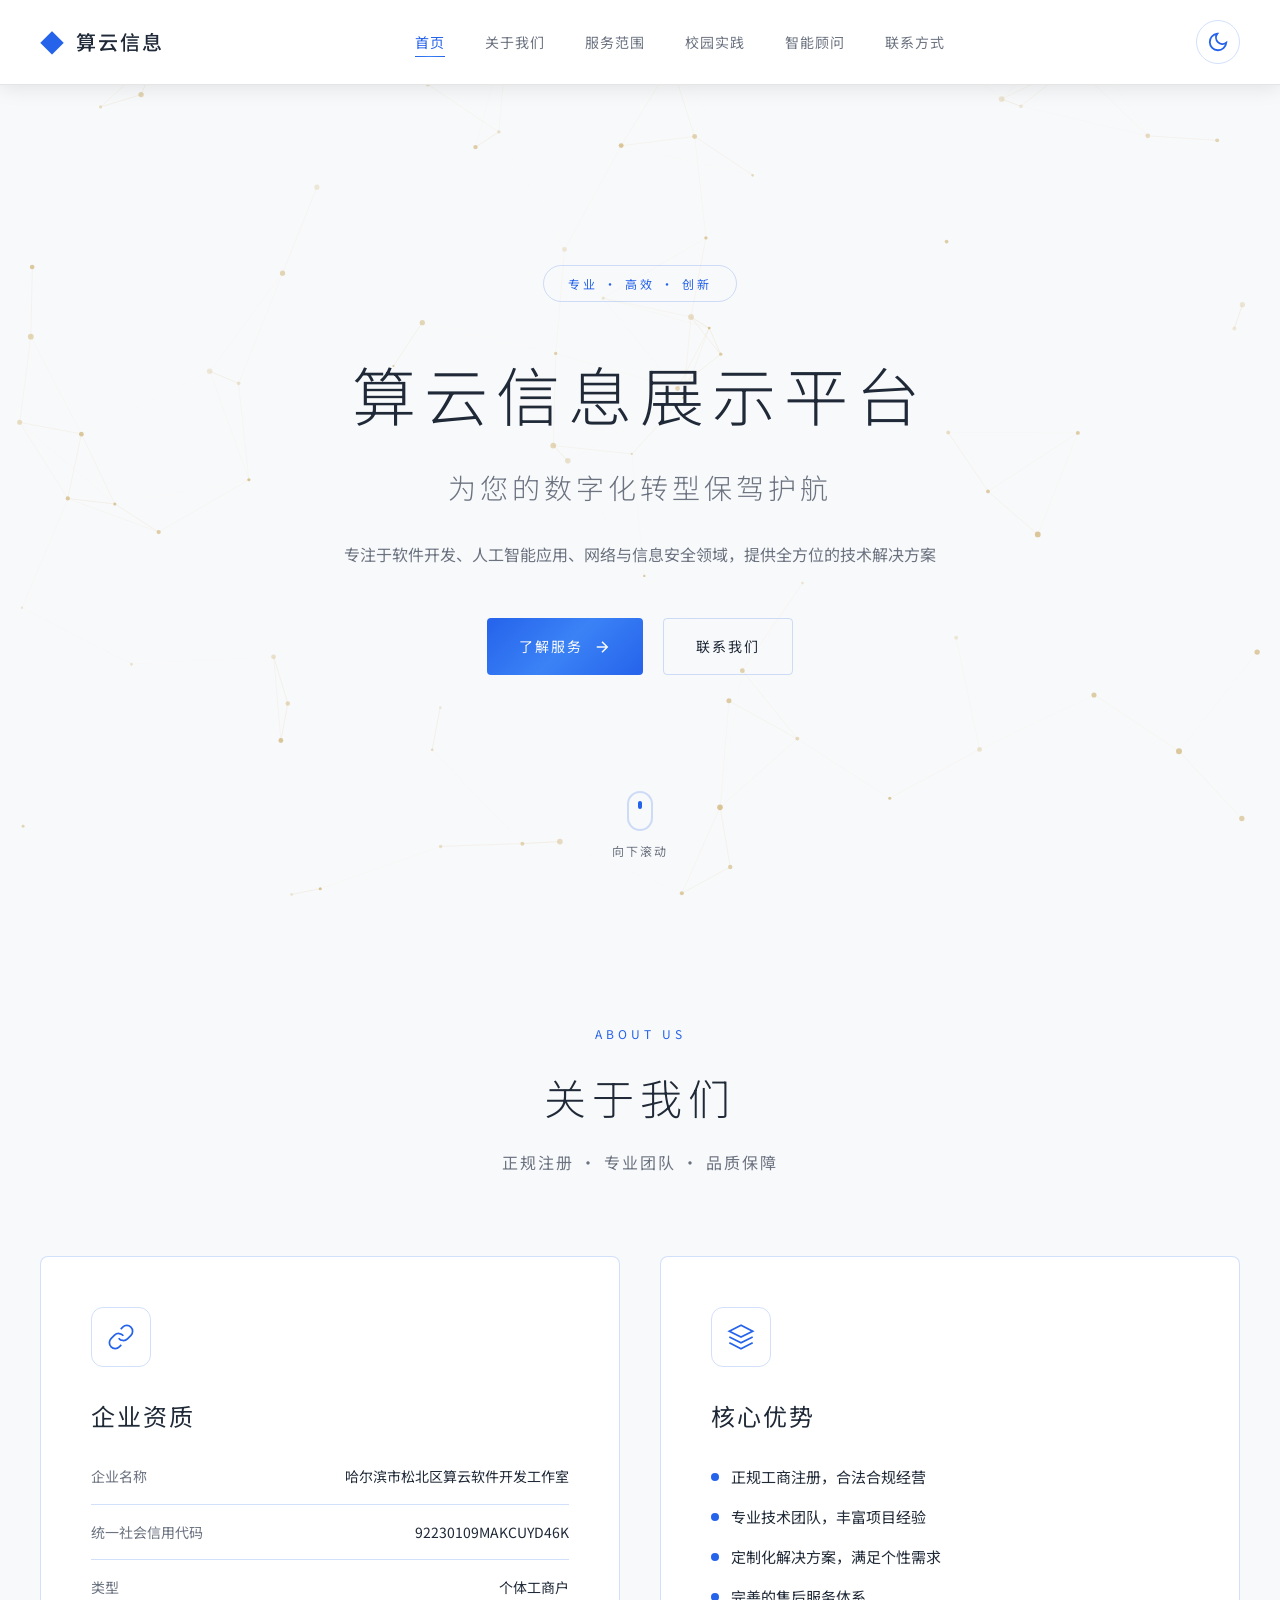
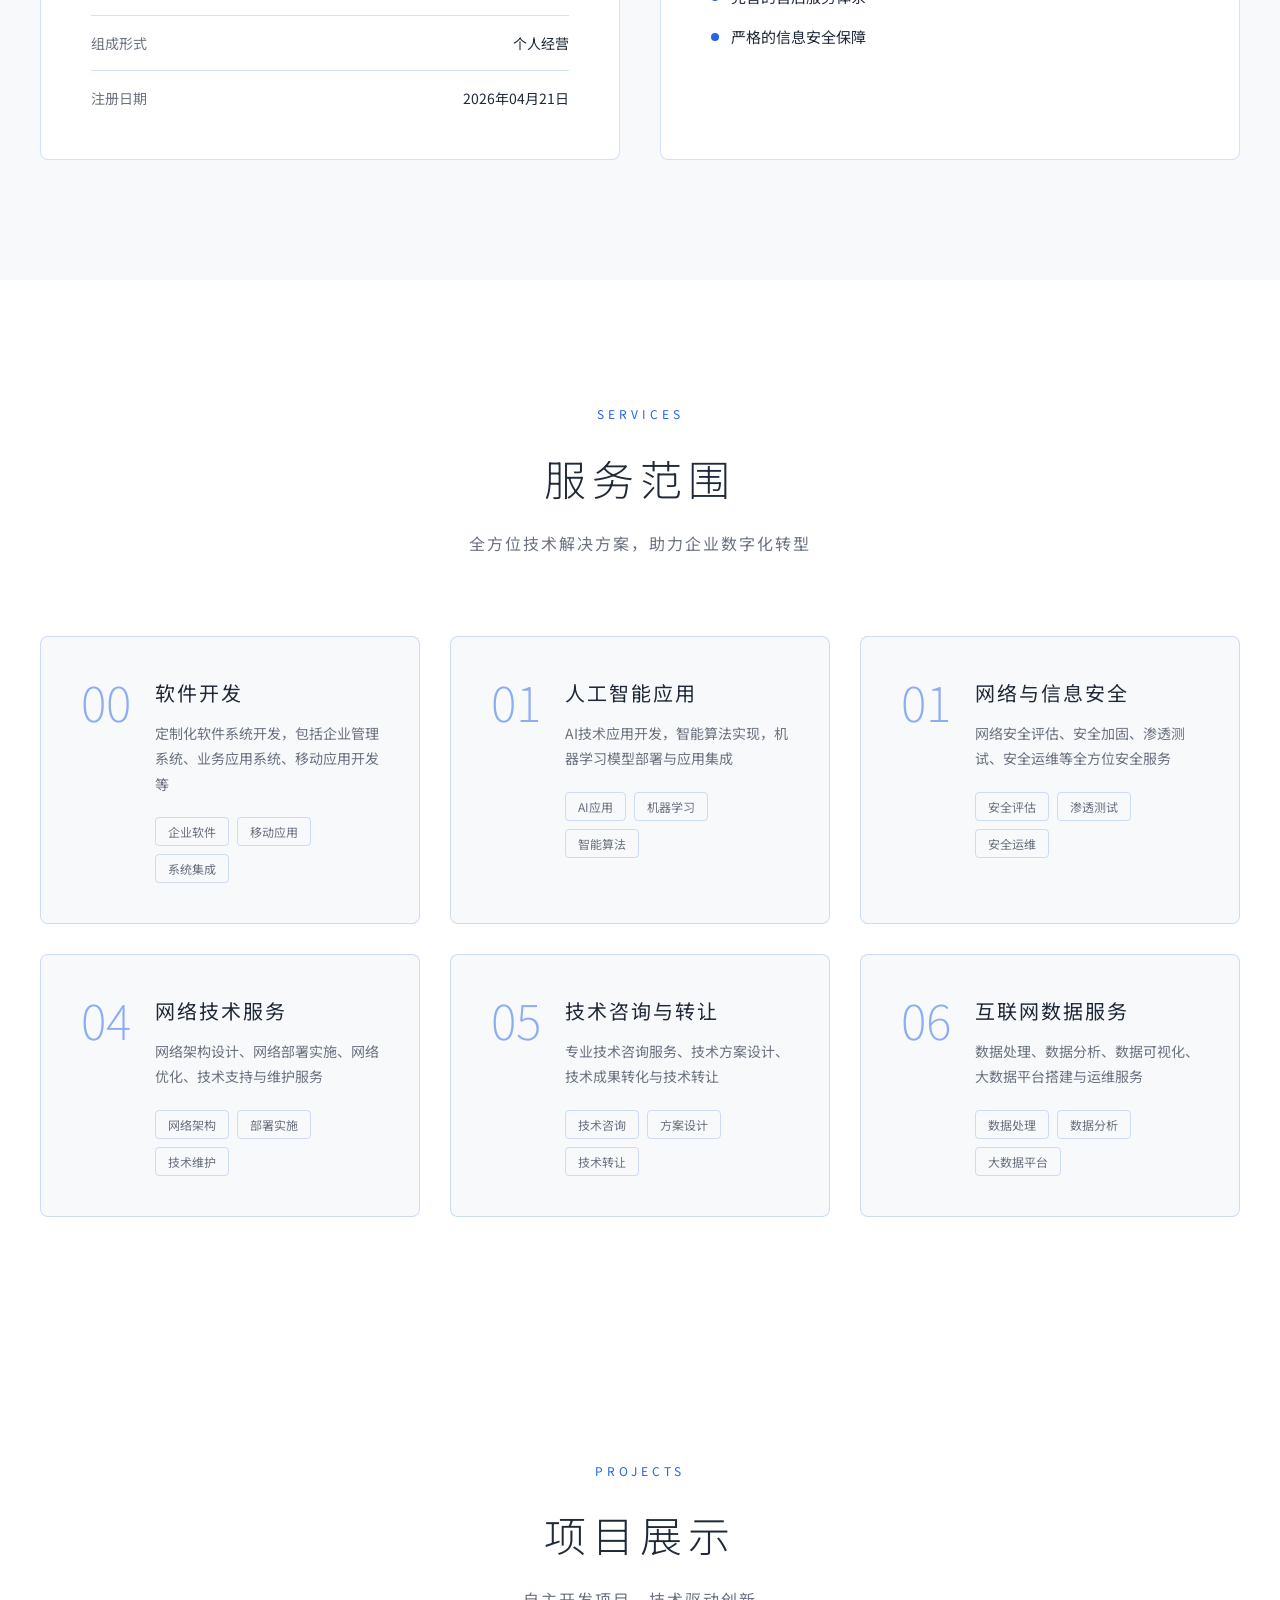
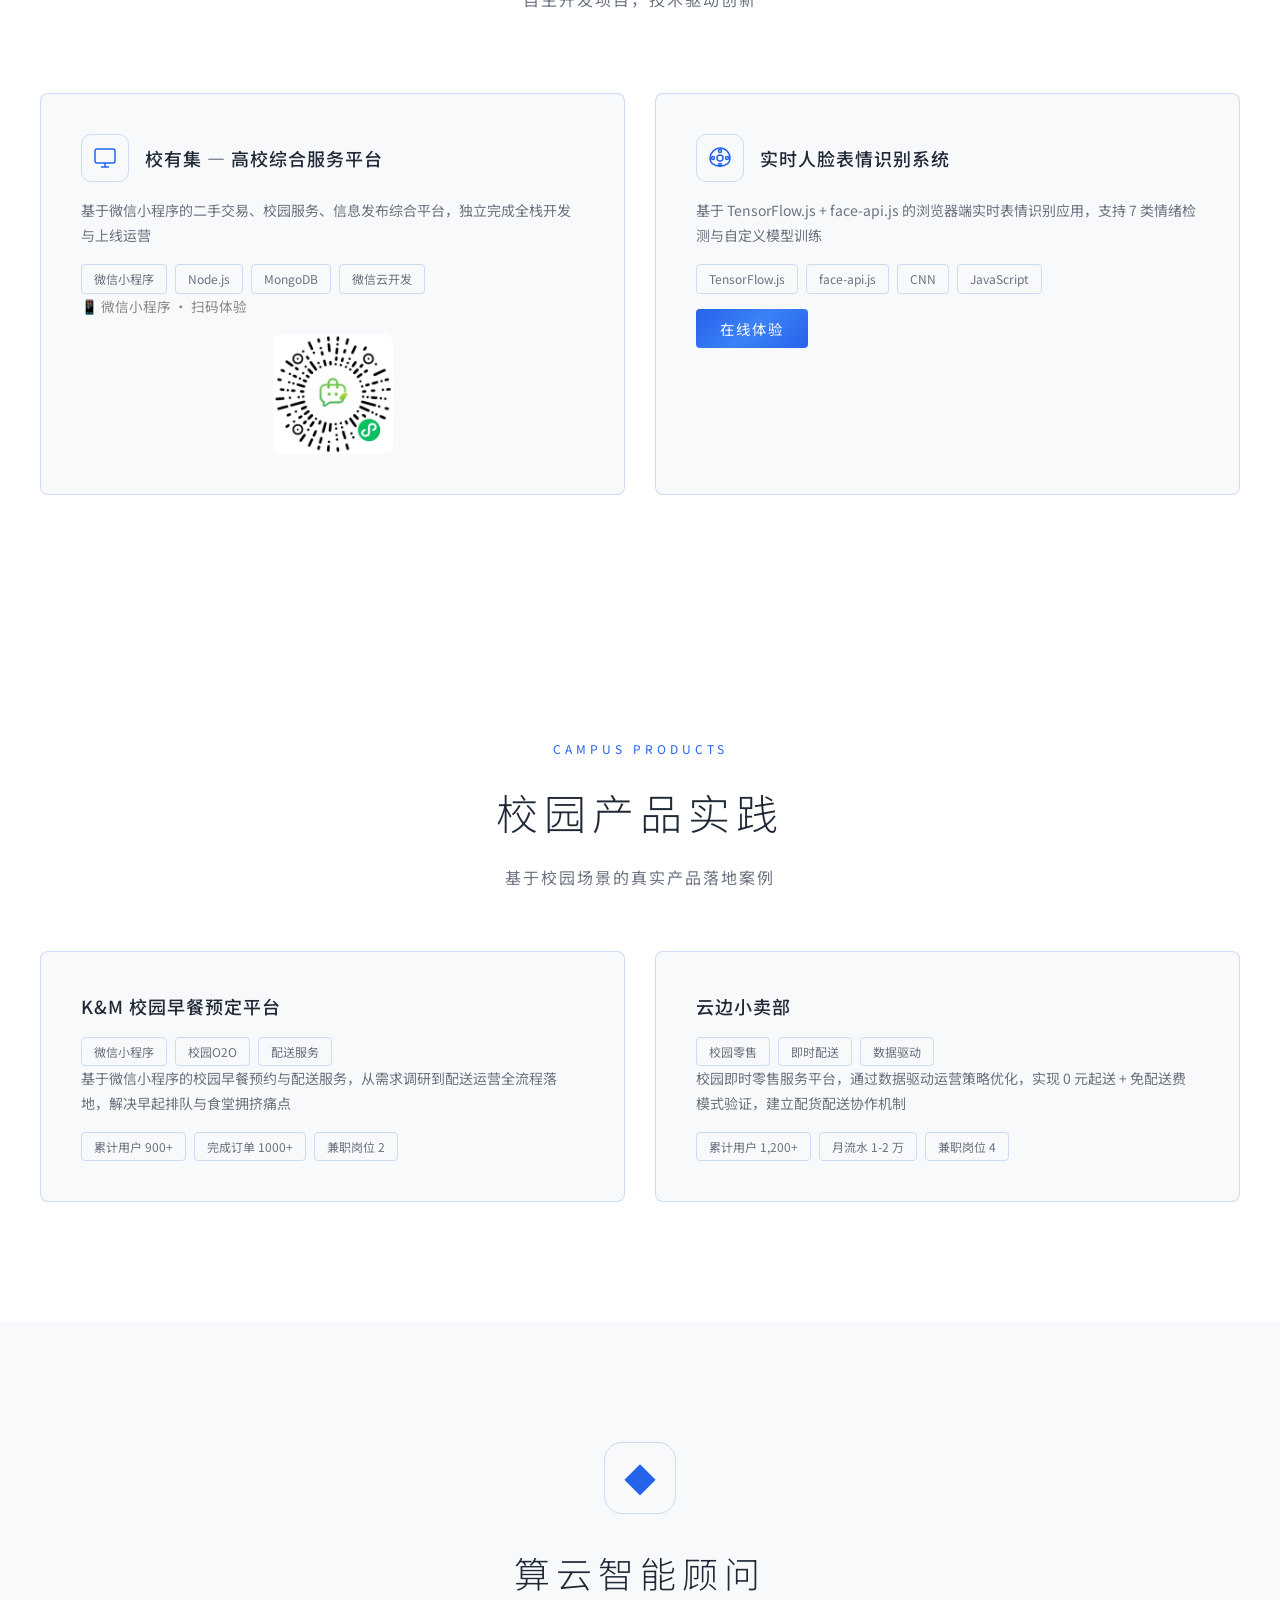
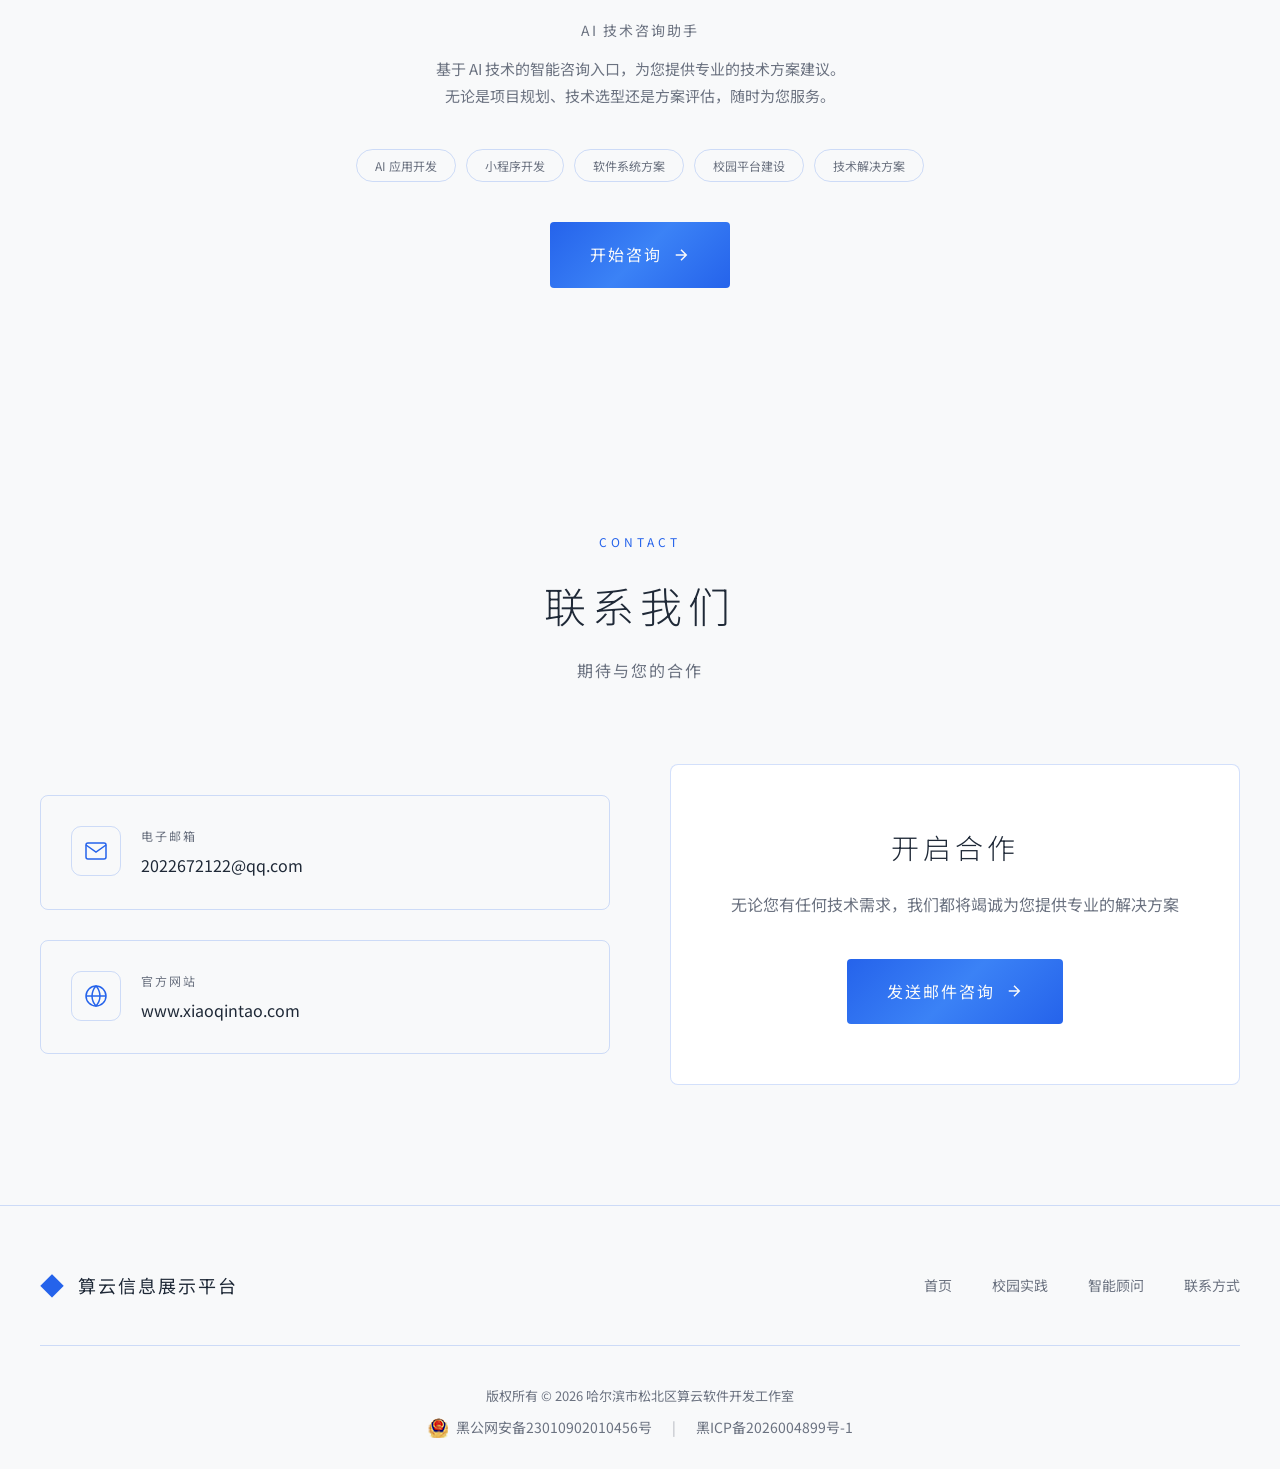
<file: index.html>
<!DOCTYPE html>
<html lang="zh-CN">
<head>
    <meta charset="UTF-8">
    <meta name="viewport" content="width=device-width, initial-scale=1.0">
    <title>算云信息展示平台</title>
    <link rel="icon" type="image/svg+xml" href="favicon.svg">
    <link rel="stylesheet" href="style.css">
    <link rel="preconnect" href="https://fonts.googleapis.com">
    <link href="https://fonts.googleapis.com/css2?family=Noto+Sans+SC:wght@300;400;500;700&display=swap" rel="stylesheet">
</head>
<body>
    <!-- 粒子背景 -->
    <canvas id="particles-canvas"></canvas>

    <!-- 导航 -->
    <nav class="navbar">
        <div class="nav-container">
            <div class="logo">
                <span class="logo-icon">◆</span>
                <span class="logo-text">算云信息</span>
            </div>
            <ul class="nav-links">
                <li><a href="#home" class="nav-link">首页</a></li>
                <li><a href="#about" class="nav-link">关于我们</a></li>
                <li><a href="#services" class="nav-link">服务范围</a></li>
                <li><a href="#campus" class="nav-link">校园实践</a></li>
                <li><a href="ai-advisor.html" class="nav-link">智能顾问</a></li>
                <li><a href="#contact" class="nav-link">联系方式</a></li>
            </ul>
            <!-- 日夜模式切换按钮 -->
            <button class="theme-toggle" id="themeToggle" aria-label="切换主题">
                <svg class="icon-moon" viewBox="0 0 24 24" fill="none" stroke="currentColor" stroke-width="2">
                    <path d="M21 12.79A9 9 0 1 1 11.21 3 7 7 0 0 0 21 12.79z"></path>
                </svg>
                <svg class="icon-sun" viewBox="0 0 24 24" fill="none" stroke="currentColor" stroke-width="2">
                    <circle cx="12" cy="12" r="5"></circle>
                    <line x1="12" y1="1" x2="12" y2="3"></line>
                    <line x1="12" y1="21" x2="12" y2="23"></line>
                    <line x1="4.22" y1="4.22" x2="5.64" y2="5.64"></line>
                    <line x1="18.36" y1="18.36" x2="19.78" y2="19.78"></line>
                    <line x1="1" y1="12" x2="3" y2="12"></line>
                    <line x1="21" y1="12" x2="23" y2="12"></line>
                    <line x1="4.22" y1="19.78" x2="5.64" y2="18.36"></line>
                    <line x1="18.36" y1="5.64" x2="19.78" y2="4.22"></line>
                </svg>
            </button>
        </div>
    </nav>

    <!-- 首页Hero -->
    <section id="home" class="hero">
        <div class="hero-content">
            <div class="hero-badge">专业 · 高效 · 创新</div>
            <h1 class="hero-title">
                <span class="title-line">算云信息展示平台</span>
                <span class="title-sub">为您的数字化转型保驾护航</span>
            </h1>
            <p class="hero-desc">专注于软件开发、人工智能应用、网络与信息安全领域，提供全方位的技术解决方案</p>
            <div class="hero-buttons">
                <a href="#services" class="btn btn-primary">
                    <span>了解服务</span>
                    <svg class="btn-icon" viewBox="0 0 24 24" fill="none" stroke="currentColor" stroke-width="2">
                        <path d="M5 12h14M12 5l7 7-7 7"/>
                    </svg>
                </a>
                <a href="#contact" class="btn btn-secondary">
                    <span>联系我们</span>
                </a>
            </div>
        </div>
        <div class="scroll-indicator">
            <div class="mouse">
                <div class="wheel"></div>
            </div>
            <span>向下滚动</span>
        </div>
    </section>

    <!-- 关于我们 -->
    <section id="about" class="about">
        <div class="container">
            <div class="section-header">
                <span class="section-tag">ABOUT US</span>
                <h2 class="section-title">关于我们</h2>
                <p class="section-subtitle">正规注册 · 专业团队 · 品质保障</p>
            </div>
            
            <div class="about-grid">
                <div class="about-card">
                    <div class="card-icon">
                        <svg viewBox="0 0 24 24" fill="none" stroke="currentColor" stroke-width="1.5">
                            <path d="M10 13a5 5 0 0 0 7.54.54l3-3a5 5 0 0 0-7.07-7.07l-1.72 1.71"/>
                            <path d="M14 11a5 5 0 0 0-7.54-.54l-3 3a5 5 0 0 0 7.07 7.07l1.71-1.71"/>
                        </svg>
                    </div>
                    <h3>企业资质</h3>
                    <div class="info-list">
                        <div class="info-row">
                            <span class="info-label">企业名称</span>
                            <span class="info-value">哈尔滨市松北区算云软件开发工作室</span>
                        </div>
                        <div class="info-row">
                            <span class="info-label">统一社会信用代码</span>
                            <span class="info-value">92230109MAKCUYD46K</span>
                        </div>
                        <div class="info-row">
                            <span class="info-label">类型</span>
                            <span class="info-value">个体工商户</span>
                        </div>
                        <div class="info-row">
                            <span class="info-label">组成形式</span>
                            <span class="info-value">个人经营</span>
                        </div>
                        <div class="info-row">
                            <span class="info-label">注册日期</span>
                            <span class="info-value">2026年04月21日</span>
                        </div>
                    </div>
                </div>

                <div class="about-card">
                    <div class="card-icon">
                        <svg viewBox="0 0 24 24" fill="none" stroke="currentColor" stroke-width="1.5">
                            <polygon points="12 2 2 7 12 12 22 7 12 2"/>
                            <polyline points="2 17 12 22 22 17"/>
                            <polyline points="2 12 12 17 22 12"/>
                        </svg>
                    </div>
                    <h3>核心优势</h3>
                    <ul class="feature-list">
                        <li>
                            <span class="feature-dot"></span>
                            <span>正规工商注册，合法合规经营</span>
                        </li>
                        <li>
                            <span class="feature-dot"></span>
                            <span>专业技术团队，丰富项目经验</span>
                        </li>
                        <li>
                            <span class="feature-dot"></span>
                            <span>定制化解决方案，满足个性需求</span>
                        </li>
                        <li>
                            <span class="feature-dot"></span>
                            <span>完善的售后服务体系</span>
                        </li>
                        <li>
                            <span class="feature-dot"></span>
                            <span>严格的信息安全保障</span>
                        </li>
                    </ul>
                </div>
            </div>
        </div>
    </section>

    <!-- 服务范围 -->
    <section id="services" class="services">
        <div class="container">
            <div class="section-header light">
                <span class="section-tag">SERVICES</span>
                <h2 class="section-title">服务范围</h2>
                <p class="section-subtitle">全方位技术解决方案，助力企业数字化转型</p>
            </div>

            <div class="services-grid">
                <div class="service-item">
                    <div class="service-number">01</div>
                    <div class="service-content">
                        <h3>软件开发</h3>
                        <p>定制化软件系统开发，包括企业管理系统、业务应用系统、移动应用开发等</p>
                        <ul class="service-tags">
                            <li>企业软件</li>
                            <li>移动应用</li>
                            <li>系统集成</li>
                        </ul>
                    </div>
                </div>

                <div class="service-item">
                    <div class="service-number">02</div>
                    <div class="service-content">
                        <h3>人工智能应用</h3>
                        <p>AI技术应用开发，智能算法实现，机器学习模型部署与应用集成</p>
                        <ul class="service-tags">
                            <li>AI应用</li>
                            <li>机器学习</li>
                            <li>智能算法</li>
                        </ul>
                    </div>
                </div>

                <div class="service-item">
                    <div class="service-number">03</div>
                    <div class="service-content">
                        <h3>网络与信息安全</h3>
                        <p>网络安全评估、安全加固、渗透测试、安全运维等全方位安全服务</p>
                        <ul class="service-tags">
                            <li>安全评估</li>
                            <li>渗透测试</li>
                            <li>安全运维</li>
                        </ul>
                    </div>
                </div>

                <div class="service-item">
                    <div class="service-number">04</div>
                    <div class="service-content">
                        <h3>网络技术服务</h3>
                        <p>网络架构设计、网络部署实施、网络优化、技术支持与维护服务</p>
                        <ul class="service-tags">
                            <li>网络架构</li>
                            <li>部署实施</li>
                            <li>技术维护</li>
                        </ul>
                    </div>
                </div>

                <div class="service-item">
                    <div class="service-number">05</div>
                    <div class="service-content">
                        <h3>技术咨询与转让</h3>
                        <p>专业技术咨询服务、技术方案设计、技术成果转化与技术转让</p>
                        <ul class="service-tags">
                            <li>技术咨询</li>
                            <li>方案设计</li>
                            <li>技术转让</li>
                        </ul>
                    </div>
                </div>

                <div class="service-item">
                    <div class="service-number">06</div>
                    <div class="service-content">
                        <h3>互联网数据服务</h3>
                        <p>数据处理、数据分析、数据可视化、大数据平台搭建与运维服务</p>
                        <ul class="service-tags">
                            <li>数据处理</li>
                            <li>数据分析</li>
                            <li>大数据平台</li>
                        </ul>
                    </div>
                </div>
            </div>
        </div>
    </section>

    <!-- 项目展示 -->
    <section id="projects" class="projects">
        <div class="container">
            <div class="section-header light">
                <span class="section-tag">PROJECTS</span>
                <h2 class="section-title">项目展示</h2>
                <p class="section-subtitle">自主开发项目，技术驱动创新</p>
            </div>

            <div class="projects-grid">
                <div class="project-item">
                    <div class="project-header">
                        <div class="project-icon">
                            <svg viewBox="0 0 24 24" fill="none" stroke="currentColor" stroke-width="1.5">
                                <rect x="2" y="3" width="20" height="14" rx="2"/>
                                <line x1="8" y1="21" x2="16" y2="21"/>
                                <line x1="12" y1="17" x2="12" y2="21"/>
                            </svg>
                        </div>
                        <h3>校有集 — 高校综合服务平台</h3>
                    </div>
                    <p>基于微信小程序的二手交易、校园服务、信息发布综合平台，独立完成全栈开发与上线运营</p>
                    <div class="project-tags">
                        <span>微信小程序</span>
                        <span>Node.js</span>
                        <span>MongoDB</span>
                        <span>微信云开发</span>
                    </div>
                    <div class="project-qr">
                        <p style="color:#888;font-size:0.85rem;">📱 微信小程序 · 扫码体验</p>
                        <img src="校有集二维码.jpg" alt="校有集小程序码" style="width:120px;height:120px;border-radius:8px;margin:10px auto 0;display:block;">
                    </div>
                </div>

                <div class="project-item">
                    <div class="project-header">
                        <div class="project-icon">
                            <svg viewBox="0 0 24 24" fill="none" stroke="currentColor" stroke-width="1.5">
                                <path d="M12 2a10 10 0 0 1 10 10c0 5-4 8-10 8S2 17 2 12 7 2 12 2z"/>
                                <circle cx="12" cy="12" r="3"/>
                                <circle cx="12" cy="5" r="1.5"/>
                                <circle cx="12" cy="19" r="1.5"/>
                                <circle cx="5" cy="12" r="1.5"/>
                                <circle cx="19" cy="12" r="1.5"/>
                            </svg>
                        </div>
                        <h3>实时人脸表情识别系统</h3>
                    </div>
                    <p>基于 TensorFlow.js + face-api.js 的浏览器端实时表情识别应用，支持 7 类情绪检测与自定义模型训练</p>
                    <div class="project-tags">
                        <span>TensorFlow.js</span>
                        <span>face-api.js</span>
                        <span>CNN</span>
                        <span>JavaScript</span>
                    </div>
                    <a href="emotion/" class="btn btn-primary" style="margin-top:15px;display:inline-flex;padding:8px 24px;font-size:0.9rem;">
                        <span>在线体验</span>
                    </a>
                </div>
            </div>
        </div>
    </section>

    <!-- 校园产品实践 -->
    <section id="campus" class="campus-preview">
        <div class="container">
            <div class="section-header">
                <span class="section-tag">CAMPUS PRODUCTS</span>
                <h2 class="section-title">校园产品实践</h2>
                <p class="section-subtitle">基于校园场景的真实产品落地案例</p>
            </div>

            <div class="projects-grid" style="margin-top:0;">
                <div class="project-item">
                    <div class="project-header">
                        <h3>K&amp;M 校园早餐预定平台</h3>
                    </div>
                    <div class="project-tags">
                        <span>微信小程序</span>
                        <span>校园O2O</span>
                        <span>配送服务</span>
                    </div>
                    <p>基于微信小程序的校园早餐预约与配送服务，从需求调研到配送运营全流程落地，解决早起排队与食堂拥挤痛点</p>
                    <div class="project-tags">
                        <span>累计用户 900+</span>
                        <span>完成订单 1000+</span>
                        <span>兼职岗位 2</span>
                    </div>
                </div>

                <div class="project-item">
                    <div class="project-header">
                        <h3>云边小卖部</h3>
                    </div>
                    <div class="project-tags">
                        <span>校园零售</span>
                        <span>即时配送</span>
                        <span>数据驱动</span>
                    </div>
                    <p>校园即时零售服务平台，通过数据驱动运营策略优化，实现 0 元起送 + 免配送费模式验证，建立配货配送协作机制</p>
                    <div class="project-tags">
                        <span>累计用户 1,200+</span>
                        <span>月流水 1-2 万</span>
                        <span>兼职岗位 4</span>
                    </div>
                </div>
            </div>
        </div>
    </section>

    <!-- AI 智能顾问入口 -->
    <section class="ai-entry">
        <div class="container">
            <div class="ai-entry-content">
                <div class="ai-entry-icon">◆</div>
                <h2>算云智能顾问</h2>
                <p class="ai-entry-sub">AI 技术咨询助手</p>
                <p>
                    基于 AI 技术的智能咨询入口，为您提供专业的技术方案建议。<br>
                    无论是项目规划、技术选型还是方案评估，随时为您服务。
                </p>
                <div class="ai-entry-tags">
                    <span>AI 应用开发</span>
                    <span>小程序开发</span>
                    <span>软件系统方案</span>
                    <span>校园平台建设</span>
                    <span>技术解决方案</span>
                </div>
                <a href="ai-advisor.html" class="btn btn-primary btn-large">
                    <span>开始咨询</span>
                    <svg class="btn-icon" viewBox="0 0 24 24" fill="none" stroke="currentColor" stroke-width="2">
                        <path d="M5 12h14M12 5l7 7-7 7"/>
                    </svg>
                </a>
            </div>
        </div>
    </section>

    <!-- 联系方式 -->
    <section id="contact" class="contact">
        <div class="container">
            <div class="section-header">
                <span class="section-tag">CONTACT</span>
                <h2 class="section-title">联系我们</h2>
                <p class="section-subtitle">期待与您的合作</p>
            </div>

            <div class="contact-wrapper">
                <div class="contact-info">
                    <div class="contact-item">
                        <div class="contact-icon">
                            <svg viewBox="0 0 24 24" fill="none" stroke="currentColor" stroke-width="1.5">
                                <path d="M4 4h16c1.1 0 2 .9 2 2v12c0 1.1-.9 2-2 2H4c-1.1 0-2-.9-2-2V6c0-1.1.9-2 2-2z"/>
                                <polyline points="22,6 12,13 2,6"/>
                            </svg>
                        </div>
                        <div class="contact-detail">
                            <span class="contact-label">电子邮箱</span>
                            <span class="contact-value">2022672122@qq.com</span>
                        </div>
                    </div>

                    <div class="contact-item">
                        <div class="contact-icon">
                            <svg viewBox="0 0 24 24" fill="none" stroke="currentColor" stroke-width="1.5">
                                <circle cx="12" cy="12" r="10"/>
                                <line x1="2" y1="12" x2="22" y2="12"/>
                                <path d="M12 2a15.3 15.3 0 0 1 4 10 15.3 15.3 0 0 1-4 10 15.3 15.3 0 0 1-4-10 15.3 15.3 0 0 1 4-10z"/>
                            </svg>
                        </div>
                        <div class="contact-detail">
                            <span class="contact-label">官方网站</span>
                            <span class="contact-value">www.xiaoqintao.com</span>
                        </div>
                    </div>


                </div>

                <div class="contact-cta">
                    <h3>开启合作</h3>
                    <p>无论您有任何技术需求，我们都将竭诚为您提供专业的解决方案</p>
                    <a href="mailto:2022672122@qq.com" class="btn btn-primary btn-large">
                        <span>发送邮件咨询</span>
                        <svg class="btn-icon" viewBox="0 0 24 24" fill="none" stroke="currentColor" stroke-width="2">
                            <path d="M5 12h14M12 5l7 7-7 7"/>
                        </svg>
                    </a>
                </div>
            </div>
        </div>
    </section>

    <!-- 页脚 -->
    <footer class="footer">
        <div class="container">
            <div class="footer-content">
                <div class="footer-brand">
                    <span class="logo-icon">◆</span>
                    <span>算云信息展示平台</span>
                </div>
                <div class="footer-links">
                    <a href="#home">首页</a>
                    <a href="#campus">校园实践</a>
                    <a href="ai-advisor.html">智能顾问</a>
                    <a href="#contact">联系方式</a>
                </div>
            </div>
            <div class="footer-bottom">
                <p>版权所有 © 2026 哈尔滨市松北区算云软件开发工作室</p>
                <div class="beian-links">
                    <a href="https://beian.mps.gov.cn/#/query/webSearch?code=23010902010456" rel="noreferrer" target="_blank" class="gongan-beian">
                        <img src="备案图标.png" alt="公安备案" class="gongan-icon">
                        <span>黑公网安备23010902010456号</span>
                    </a>
                    <span class="beian-divider">|</span>
                    <a href="https://beian.miit.gov.cn/" target="_blank">黑ICP备2026004899号-1</a>
                </div>
            </div>
        </div>
    </footer>

    <script src="script.js"></script>
    <script>
        // 跨页面锚点导航平滑滚动
        if (window.location.hash) {
            setTimeout(() => {
                const target = document.querySelector(window.location.hash);
                if (target) {
                    target.scrollIntoView({ behavior: 'smooth', block: 'start' });
                }
            }, 200);
        }
    </script>
</body>
</html>
</file>
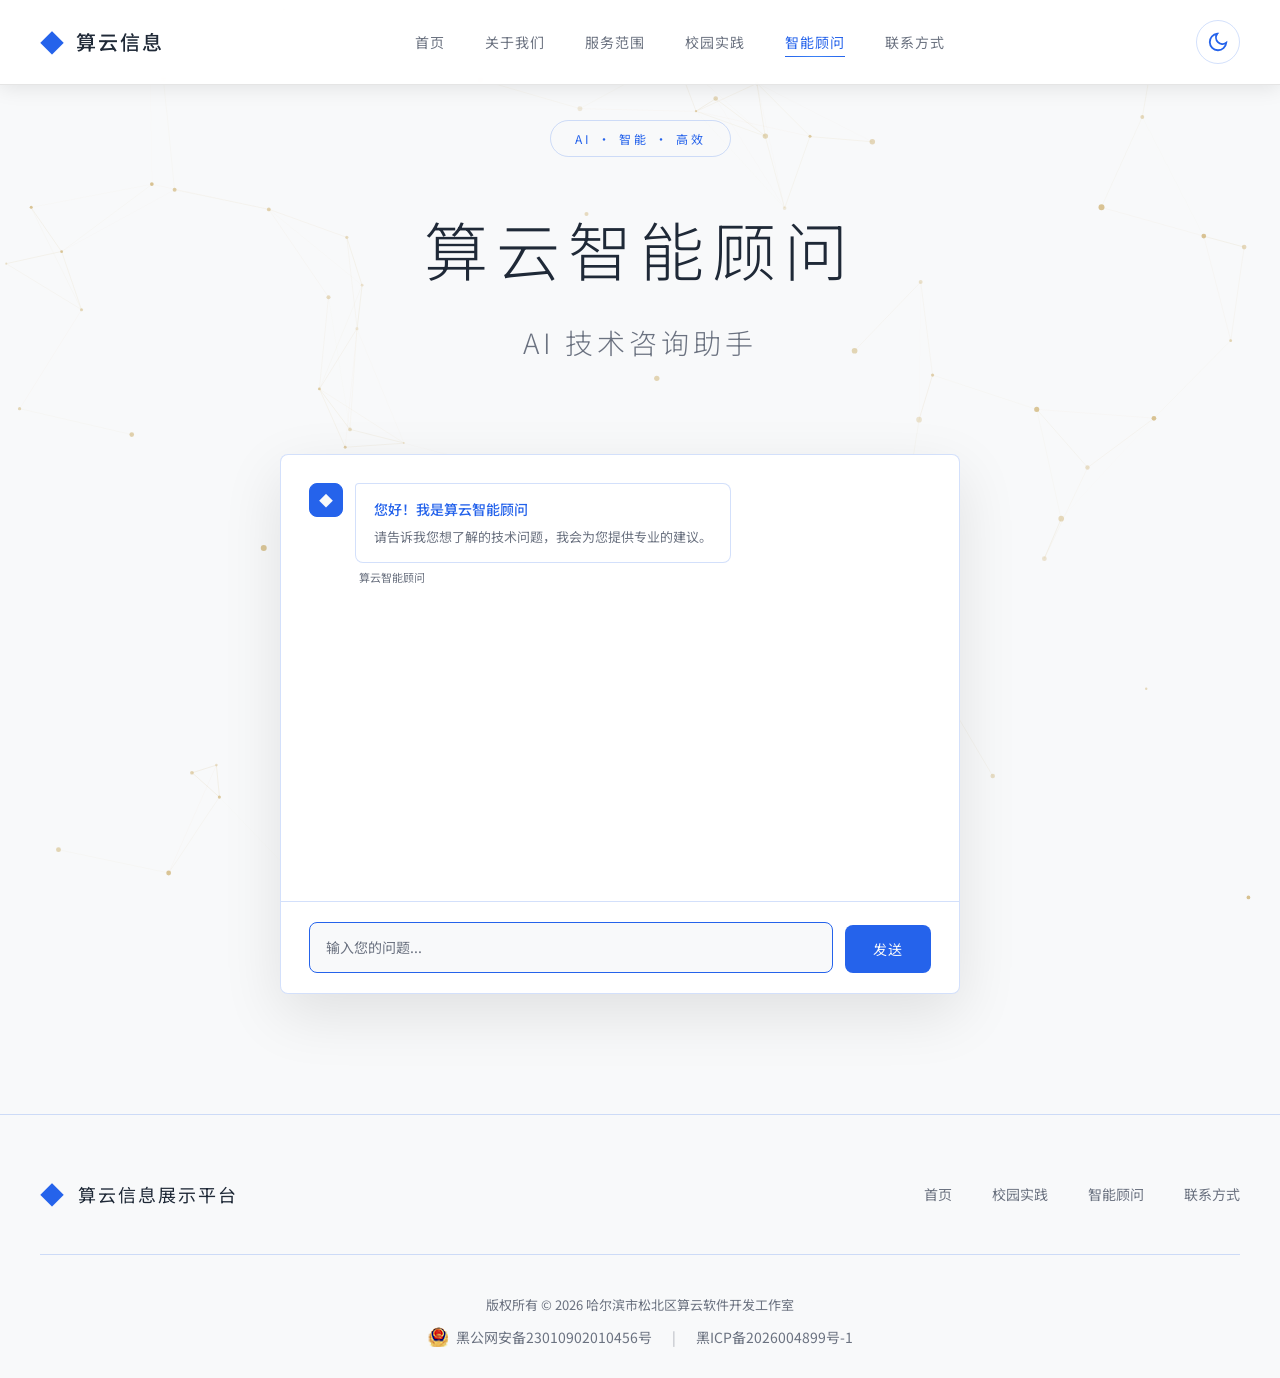
<file: ai-advisor.html>
<!DOCTYPE html>
<html lang="zh-CN">
<head>
    <meta charset="UTF-8">
    <meta name="viewport" content="width=device-width, initial-scale=1.0">
    <title>算云智能顾问 - 算云信息展示平台</title>
    <link rel="icon" type="image/svg+xml" href="favicon.svg">
    <link rel="stylesheet" href="style.css">
    <link rel="preconnect" href="https://fonts.googleapis.com">
    <link href="https://fonts.googleapis.com/css2?family=Noto+Sans+SC:wght@300;400;500;700&display=swap" rel="stylesheet">
</head>
<body>
    <!-- 粒子背景 -->
    <canvas id="particles-canvas"></canvas>

    <!-- 导航 -->
    <nav class="navbar">
        <div class="nav-container">
            <div class="logo">
                <span class="logo-icon">◆</span>
                <span class="logo-text">算云信息</span>
            </div>
            <ul class="nav-links">
                <li><a href="index.html" class="nav-link">首页</a></li>
                <li><a href="index.html#about" class="nav-link">关于我们</a></li>
                <li><a href="index.html#services" class="nav-link">服务范围</a></li>
                <li><a href="index.html#campus" class="nav-link">校园实践</a></li>
                <li><a href="ai-advisor.html" class="nav-link active">智能顾问</a></li>
                <li><a href="index.html#contact" class="nav-link">联系方式</a></li>
            </ul>
            <button class="theme-toggle" id="themeToggle" aria-label="切换主题">
                <svg class="icon-moon" viewBox="0 0 24 24" fill="none" stroke="currentColor" stroke-width="2">
                    <path d="M21 12.79A9 9 0 1 1 11.21 3 7 7 0 0 0 21 12.79z"></path>
                </svg>
                <svg class="icon-sun" viewBox="0 0 24 24" fill="none" stroke="currentColor" stroke-width="2">
                    <circle cx="12" cy="12" r="5"></circle>
                    <line x1="12" y1="1" x2="12" y2="3"></line>
                    <line x1="12" y1="21" x2="12" y2="23"></line>
                    <line x1="4.22" y1="4.22" x2="5.64" y2="5.64"></line>
                    <line x1="18.36" y1="18.36" x2="19.78" y2="19.78"></line>
                    <line x1="1" y1="12" x2="3" y2="12"></line>
                    <line x1="21" y1="12" x2="23" y2="12"></line>
                    <line x1="4.22" y1="19.78" x2="5.64" y2="18.36"></line>
                    <line x1="18.36" y1="5.64" x2="19.78" y2="4.22"></line>
                </svg>
            </button>
        </div>
    </nav>

    <!-- Hero 区域 - 页面头部 -->
    <section class="hero" style="min-height:auto;padding:120px 40px 60px;">
        <div class="hero-content">
            <div class="hero-badge">AI · 智能 · 高效</div>
            <h1 class="hero-title">
                <span class="title-line">算云智能顾问</span>
                <span class="title-sub">AI 技术咨询助手</span>
            </h1>
        </div>
    </section>

    <!-- 对话区域 -->
    <section style="padding:0 0 120px;position:relative;z-index:1;">
        <div class="container" style="max-width:800px;">
            <div class="chat-container" style="height:60vh;min-height:400px;">
                <div class="chat-messages" id="chatMessages"></div>
                <div class="chat-input-area">
                    <div class="chat-input-wrapper">
                        <input type="text" id="chatInput" class="chat-input" placeholder="输入您的问题..." style="height:auto;padding:14px 16px;line-height:1.5;">
                        <button id="chatSendBtn" style="flex-shrink:0;padding:14px 28px;background:var(--accent);color:var(--primary);border:none;border-radius:8px;cursor:pointer;font-size:14px;font-family:inherit;letter-spacing:1px;transition:all 0.3s;">发送</button>
                    </div>
                </div>
            </div>
        </div>
    </section>

    <!-- 页脚 -->
    <footer class="footer">
        <div class="container">
            <div class="footer-content">
                <div class="footer-brand">
                    <span class="logo-icon">◆</span>
                    <span>算云信息展示平台</span>
                </div>
                <div class="footer-links">
                    <a href="index.html">首页</a>
                    <a href="index.html#campus">校园实践</a>
                    <a href="ai-advisor.html">智能顾问</a>
                    <a href="index.html#contact">联系方式</a>
                </div>
            </div>
            <div class="footer-bottom">
                <p>版权所有 &copy; 2026 哈尔滨市松北区算云软件开发工作室</p>
                <div class="beian-links">
                    <a href="https://beian.mps.gov.cn/#/query/webSearch?code=23010902010456" rel="noreferrer" target="_blank" class="gongan-beian">
                        <img src="备案图标.png" alt="公安备案" class="gongan-icon">
                        <span>黑公网安备23010902010456号</span>
                    </a>
                    <span class="beian-divider">|</span>
                    <a href="https://beian.miit.gov.cn/" target="_blank">黑ICP备2026004899号-1</a>
                </div>
            </div>
        </div>
    </footer>

    <script src="script.js"></script>
    <script src="ai-advisor.js"></script>
</body>
</html>
</file>
<file: style.css>
/* 基础变量 - 浅色模式（默认） */
:root {
    --primary: #f8f9fa;
    --secondary: #ffffff;
    --accent: #2563eb;
    --accent-light: #3b82f6;
    --text: #1f2937;
    --text-muted: #6b7280;
    --border: rgba(37, 99, 235, 0.2);
    --gradient-gold: linear-gradient(135deg, #2563eb 0%, #3b82f6 50%, #2563eb 100%);
    --shadow: 0 20px 60px rgba(0, 0, 0, 0.1);
    --card-bg: #ffffff;
    --particle-color: 37, 99, 235;
    --nav-bg: rgba(255, 255, 255, 0.95);
    --nav-border: rgba(0, 0, 0, 0.1);
}

/* 深色模式变量 */
body.dark-mode {
    --primary: #0a0a0a;
    --secondary: #1a1a1a;
    --accent: #c9a962;
    --accent-light: #e8d5a3;
    --text: #f5f5f5;
    --text-muted: #888;
    --border: rgba(201, 169, 98, 0.2);
    --gradient-gold: linear-gradient(135deg, #c9a962 0%, #e8d5a3 50%, #c9a962 100%);
    --shadow: 0 20px 60px rgba(0, 0, 0, 0.5);
    --card-bg: #1a1a1a;
    --particle-color: 201, 169, 98;
    --nav-bg: rgba(10, 10, 10, 0.95);
    --nav-border: rgba(255, 255, 255, 0.1);
}

/* 主题切换过渡动画 */
body {
    transition: background-color 0.5s ease, color 0.5s ease;
}

body * {
    transition: background-color 0.3s ease, border-color 0.3s ease, color 0.3s ease, box-shadow 0.3s ease;
}

* {
    margin: 0;
    padding: 0;
    box-sizing: border-box;
}

html {
    scroll-behavior: smooth;
}

body {
    font-family: 'Noto Sans SC', -apple-system, BlinkMacSystemFont, sans-serif;
    background: var(--primary);
    color: var(--text);
    line-height: 1.6;
    overflow-x: hidden;
}

/* 粒子画布 */
#particles-canvas {
    position: fixed;
    top: 0;
    left: 0;
    width: 100%;
    height: 100%;
    z-index: -1;
    pointer-events: none;
}

/* 导航 */
.navbar {
    position: fixed;
    top: 0;
    left: 0;
    right: 0;
    z-index: 1000;
    padding: 20px 0;
    background: var(--nav-bg);
    backdrop-filter: blur(20px);
    border-bottom: 1px solid var(--nav-border);
    box-shadow: 0 2px 20px rgba(0, 0, 0, 0.1);
}

.nav-container {
    max-width: 1400px;
    margin: 0 auto;
    padding: 0 40px;
    display: flex;
    justify-content: space-between;
    align-items: center;
}

.logo {
    display: flex;
    align-items: center;
    gap: 12px;
}

.logo-icon {
    font-size: 24px;
    color: var(--accent);
    animation: pulse 2s ease-in-out infinite;
}

.logo-text {
    font-size: 20px;
    font-weight: 500;
    letter-spacing: 2px;
}

.nav-links {
    display: flex;
    list-style: none;
    gap: 40px;
}

/* 主题切换按钮 */
.theme-toggle {
    background: transparent;
    border: 1px solid var(--border);
    border-radius: 50%;
    width: 44px;
    height: 44px;
    display: flex;
    align-items: center;
    justify-content: center;
    cursor: pointer;
    color: var(--accent);
    transition: all 0.3s ease;
    position: relative;
    overflow: hidden;
    z-index: 1001;
    pointer-events: auto;
}

.theme-toggle:hover {
    border-color: var(--accent);
    background: rgba(201, 169, 98, 0.1);
    transform: rotate(15deg);
}

body.light-mode .theme-toggle:hover {
    background: rgba(37, 99, 235, 0.1);
}

.theme-toggle svg {
    width: 22px;
    height: 22px;
    position: absolute;
    transition: all 0.3s ease;
}

.theme-toggle .icon-sun {
    opacity: 0;
    transform: rotate(90deg) scale(0);
}

.theme-toggle .icon-moon {
    opacity: 1;
    transform: rotate(0) scale(1);
}

body.light-mode .theme-toggle .icon-sun {
    opacity: 1;
    transform: rotate(0) scale(1);
}

body.light-mode .theme-toggle .icon-moon {
    opacity: 0;
    transform: rotate(-90deg) scale(0);
}

.nav-link {
    color: var(--text-muted);
    text-decoration: none;
    font-size: 14px;
    letter-spacing: 1px;
    position: relative;
    transition: color 0.3s;
}

.nav-link::after {
    content: '';
    position: absolute;
    bottom: -5px;
    left: 0;
    width: 0;
    height: 1px;
    background: var(--gradient-gold);
    transition: width 0.3s;
}

.nav-link:hover {
    color: var(--accent);
}

.nav-link:hover::after {
    width: 100%;
}

.nav-link.active {
    color: var(--accent);
}

.nav-link.active::after {
    width: 100%;
}

/* Hero区域 */
.hero {
    min-height: 100vh;
    display: flex;
    flex-direction: column;
    justify-content: center;
    align-items: center;
    text-align: center;
    padding: 120px 40px 80px;
    position: relative;
    z-index: 1;
}

.hero-content {
    max-width: 900px;
}

.hero-badge {
    display: inline-block;
    padding: 8px 24px;
    border: 1px solid var(--border);
    border-radius: 50px;
    font-size: 12px;
    letter-spacing: 3px;
    color: var(--accent);
    margin-bottom: 40px;
    animation: fadeInUp 0.8s ease-out;
}

.hero-title {
    margin-bottom: 30px;
}

.title-line {
    display: block;
    font-size: clamp(32px, 6vw, 64px);
    font-weight: 300;
    letter-spacing: 8px;
    margin-bottom: 20px;
    animation: fadeInUp 0.8s ease-out 0.2s both;
}

.title-sub {
    display: block;
    font-size: clamp(18px, 3vw, 28px);
    font-weight: 300;
    color: var(--text-muted);
    letter-spacing: 4px;
    animation: fadeInUp 0.8s ease-out 0.4s both;
}

.hero-desc {
    font-size: 16px;
    color: var(--text-muted);
    max-width: 600px;
    margin: 0 auto 50px;
    line-height: 1.8;
    animation: fadeInUp 0.8s ease-out 0.6s both;
}

.hero-buttons {
    display: flex;
    gap: 20px;
    justify-content: center;
    animation: fadeInUp 0.8s ease-out 0.8s both;
}

/* 按钮样式 */
.btn {
    display: inline-flex;
    align-items: center;
    gap: 10px;
    padding: 16px 32px;
    font-size: 14px;
    letter-spacing: 2px;
    text-decoration: none;
    border-radius: 4px;
    transition: all 0.4s cubic-bezier(0.4, 0, 0.2, 1);
    position: relative;
    overflow: hidden;
    cursor: pointer;
}

.btn-primary {
    background: var(--gradient-gold);
    color: var(--primary);
    border: none;
}

.btn-primary::before {
    content: '';
    position: absolute;
    top: 0;
    left: -100%;
    width: 100%;
    height: 100%;
    background: linear-gradient(90deg, transparent, rgba(255,255,255,0.4), transparent);
    transition: left 0.6s;
}

.btn-primary:hover {
    transform: translateY(-3px);
    box-shadow: 0 10px 40px rgba(201, 169, 98, 0.4);
}

.btn-primary:hover::before {
    left: 100%;
}

.btn-secondary {
    background: transparent;
    color: var(--text);
    border: 1px solid var(--border);
}

.btn-secondary::before {
    content: '';
    position: absolute;
    top: 0;
    left: 0;
    width: 0;
    height: 100%;
    background: var(--accent);
    transition: width 0.4s;
    z-index: -1;
}

.btn-secondary:hover {
    border-color: var(--accent);
    color: var(--primary);
}

.btn-secondary:hover::before {
    width: 100%;
}

.btn-icon {
    width: 18px;
    height: 18px;
    transition: transform 0.3s;
}

.btn:hover .btn-icon {
    transform: translateX(5px);
}

.btn-large {
    padding: 20px 40px;
    font-size: 16px;
}

/* 滚动指示器 */
.scroll-indicator {
    position: absolute;
    bottom: 40px;
    display: flex;
    flex-direction: column;
    align-items: center;
    gap: 10px;
    color: var(--text-muted);
    font-size: 12px;
    letter-spacing: 2px;
    animation: bounce 2s infinite;
}

.mouse {
    width: 26px;
    height: 40px;
    border: 2px solid var(--border);
    border-radius: 13px;
    display: flex;
    justify-content: center;
    padding-top: 8px;
}

.wheel {
    width: 4px;
    height: 8px;
    background: var(--accent);
    border-radius: 2px;
    animation: scroll 2s infinite;
}

/* 通用容器 */
.container {
    max-width: 1400px;
    margin: 0 auto;
    padding: 0 40px;
}

/* 区块标题 */
.section-header {
    text-align: center;
    margin-bottom: 80px;
}

.section-header.light {
    color: var(--text);
}

.section-tag {
    display: inline-block;
    font-size: 12px;
    letter-spacing: 4px;
    color: var(--accent);
    margin-bottom: 20px;
}

.section-title {
    font-size: clamp(28px, 4vw, 42px);
    font-weight: 300;
    letter-spacing: 6px;
    margin-bottom: 20px;
}

.section-subtitle {
    font-size: 16px;
    color: var(--text-muted);
    letter-spacing: 2px;
}

/* 关于我们 */
.about {
    padding: 120px 0;
    position: relative;
    z-index: 1;
}

.about-grid {
    display: grid;
    grid-template-columns: repeat(auto-fit, minmax(400px, 1fr));
    gap: 40px;
}

.about-card {
    background: var(--secondary);
    border: 1px solid var(--border);
    border-radius: 8px;
    padding: 50px;
    transition: all 0.4s;
}

.about-card:hover {
    border-color: var(--accent);
    transform: translateY(-5px);
    box-shadow: var(--shadow);
}

.card-icon {
    width: 60px;
    height: 60px;
    border: 1px solid var(--border);
    border-radius: 12px;
    display: flex;
    align-items: center;
    justify-content: center;
    margin-bottom: 30px;
    color: var(--accent);
    transition: all 0.3s;
}

.card-icon svg {
    width: 28px;
    height: 28px;
}

.about-card:hover .card-icon {
    background: var(--accent);
    color: var(--primary);
    border-color: var(--accent);
}

.about-card h3 {
    font-size: 24px;
    font-weight: 400;
    letter-spacing: 2px;
    margin-bottom: 30px;
}

.info-list {
    display: flex;
    flex-direction: column;
    gap: 16px;
}

.info-row {
    display: flex;
    justify-content: space-between;
    padding-bottom: 16px;
    border-bottom: 1px solid var(--border);
}

.info-row:last-child {
    border-bottom: none;
    padding-bottom: 0;
}

.info-label {
    color: var(--text-muted);
    font-size: 14px;
}

.info-value {
    color: var(--text);
    font-size: 14px;
    text-align: right;
    max-width: 60%;
}

.feature-list {
    list-style: none;
    display: flex;
    flex-direction: column;
    gap: 16px;
}

.feature-list li {
    display: flex;
    align-items: center;
    gap: 12px;
    font-size: 15px;
}

.feature-dot {
    width: 8px;
    height: 8px;
    background: var(--accent);
    border-radius: 50%;
    flex-shrink: 0;
}

/* 服务范围 */
.services {
    padding: 120px 0;
    background: var(--secondary);
    position: relative;
    z-index: 1;
}

.services-grid {
    display: grid;
    grid-template-columns: repeat(auto-fit, minmax(350px, 1fr));
    gap: 30px;
}

.service-item {
    display: flex;
    gap: 24px;
    padding: 40px;
    border: 1px solid var(--border);
    border-radius: 8px;
    transition: all 0.4s;
    background: var(--primary);
}

.service-item:hover {
    border-color: var(--accent);
    transform: translateY(-5px);
}

.service-number {
    font-size: 48px;
    font-weight: 200;
    color: var(--accent);
    line-height: 1;
    opacity: 0.5;
    transition: opacity 0.3s;
}

.service-item:hover .service-number {
    opacity: 1;
}

.service-content h3 {
    font-size: 20px;
    font-weight: 400;
    letter-spacing: 2px;
    margin-bottom: 12px;
}

.service-content p {
    color: var(--text-muted);
    font-size: 14px;
    line-height: 1.8;
    margin-bottom: 20px;
}

.service-tags {
    display: flex;
    flex-wrap: wrap;
    gap: 8px;
    list-style: none;
}

.service-tags li {
    padding: 4px 12px;
    border: 1px solid var(--border);
    border-radius: 4px;
    font-size: 12px;
    color: var(--text-muted);
    transition: all 0.3s;
}

.service-item:hover .service-tags li {
    border-color: var(--accent);
    color: var(--accent);
}

/* 联系方式 */
.contact {
    padding: 120px 0;
    position: relative;
    z-index: 1;
}

.contact-wrapper {
    display: grid;
    grid-template-columns: 1fr 1fr;
    gap: 60px;
    align-items: center;
}

.contact-info {
    display: flex;
    flex-direction: column;
    gap: 30px;
}

.contact-item {
    display: flex;
    align-items: flex-start;
    gap: 20px;
    padding: 30px;
    border: 1px solid var(--border);
    border-radius: 8px;
    transition: all 0.3s;
}

.contact-item:hover {
    border-color: var(--accent);
    background: rgba(201, 169, 98, 0.05);
}

.contact-icon {
    width: 50px;
    height: 50px;
    border: 1px solid var(--border);
    border-radius: 10px;
    display: flex;
    align-items: center;
    justify-content: center;
    color: var(--accent);
    flex-shrink: 0;
}

.contact-icon svg {
    width: 24px;
    height: 24px;
}

.contact-detail {
    display: flex;
    flex-direction: column;
    gap: 8px;
}

.contact-label {
    font-size: 12px;
    letter-spacing: 2px;
    color: var(--text-muted);
    text-transform: uppercase;
}

.contact-value {
    font-size: 16px;
    color: var(--text);
    line-height: 1.6;
}

.contact-cta {
    text-align: center;
    padding: 60px;
    border: 1px solid var(--border);
    border-radius: 8px;
    background: var(--secondary);
}

.contact-cta h3 {
    font-size: 28px;
    font-weight: 300;
    letter-spacing: 4px;
    margin-bottom: 20px;
}

.contact-cta p {
    color: var(--text-muted);
    margin-bottom: 40px;
    line-height: 1.8;
}

/* 页脚 */
.footer {
    padding: 60px 0 30px;
    border-top: 1px solid var(--border);
    position: relative;
    z-index: 1;
}

.footer-content {
    display: flex;
    justify-content: space-between;
    align-items: center;
    margin-bottom: 40px;
    padding-bottom: 40px;
    border-bottom: 1px solid var(--border);
}

.footer-brand {
    display: flex;
    align-items: center;
    gap: 12px;
    font-size: 18px;
    letter-spacing: 2px;
}

.footer-links {
    display: flex;
    gap: 40px;
}

.footer-links a {
    color: var(--text-muted);
    text-decoration: none;
    font-size: 14px;
    transition: color 0.3s;
}

.footer-links a:hover {
    color: var(--accent);
}

.footer-bottom {
    text-align: center;
    color: var(--text-muted);
    font-size: 13px;
}

.footer-bottom p {
    margin-bottom: 10px;
}

.beian-links {
    display: flex;
    align-items: center;
    justify-content: center;
    gap: 20px;
    flex-wrap: wrap;
    font-size: 14px;
}

.beian-links a {
    color: var(--text-muted);
    text-decoration: none;
    transition: color 0.3s;
    font-size: 14px;
    display: flex;
    align-items: center;
}

.beian-links a:hover {
    color: var(--accent);
}

.beian-divider {
    color: var(--text-muted);
    opacity: 0.5;
}

.gongan-beian {
    display: flex;
    align-items: center;
    gap: 8px;
}

.gongan-icon {
    width: 20px;
    height: 20px;
    vertical-align: middle;
}

/* 动画 */
@keyframes fadeInUp {
    from {
        opacity: 0;
        transform: translateY(30px);
    }
    to {
        opacity: 1;
        transform: translateY(0);
    }
}

@keyframes pulse {
    0%, 100% {
        opacity: 1;
    }
    50% {
        opacity: 0.5;
    }
}

@keyframes bounce {
    0%, 20%, 50%, 80%, 100% {
        transform: translateY(0);
    }
    40% {
        transform: translateY(-10px);
    }
    60% {
        transform: translateY(-5px);
    }
}

@keyframes scroll {
    0% {
        opacity: 1;
        transform: translateY(0);
    }
    100% {
        opacity: 0;
        transform: translateY(10px);
    }
}

/* 响应式 */
@media (max-width: 1024px) {
    .about-grid,
    .services-grid {
        grid-template-columns: 1fr;
    }
    
    .contact-wrapper {
        grid-template-columns: 1fr;
    }
}

@media (max-width: 768px) {
    .nav-links {
        display: none;
    }
    
    .hero-buttons {
        flex-direction: column;
        align-items: center;
    }
    
    .about-card {
        padding: 30px;
    }
    
    .info-row {
        flex-direction: column;
        gap: 8px;
    }
    
    .info-value {
        text-align: left;
        max-width: 100%;
    }
    
    .footer-content {
        flex-direction: column;
        gap: 30px;
        text-align: center;
    }
    
    .footer-links {
        flex-wrap: wrap;
        justify-content: center;
    }
}

/* 项目展示 */
.projects {
    padding: 120px 0;
    background: var(--secondary);
    position: relative;
    z-index: 1;
}

.projects-grid {
    display: grid;
    grid-template-columns: repeat(auto-fit, minmax(380px, 1fr));
    gap: 30px;
    margin-top: 60px;
}

.project-item {
    padding: 40px;
    border: 1px solid var(--border);
    border-radius: 8px;
    background: var(--primary);
    transition: all 0.4s;
}

.project-item:hover {
    border-color: var(--accent);
    transform: translateY(-5px);
}

.project-header {
    display: flex;
    align-items: center;
    gap: 16px;
    margin-bottom: 16px;
}

.project-icon {
    width: 48px;
    height: 48px;
    border: 1px solid var(--border);
    border-radius: 10px;
    display: flex;
    align-items: center;
    justify-content: center;
    color: var(--accent);
    flex-shrink: 0;
}

.project-icon svg {
    width: 24px;
    height: 24px;
}

.project-header h3 {
    font-size: 18px;
    font-weight: 500;
    letter-spacing: 1px;
}

.project-item p {
    color: var(--text-muted);
    font-size: 14px;
    line-height: 1.8;
    margin-bottom: 16px;
}

.project-tags {
    display: flex;
    flex-wrap: wrap;
    gap: 8px;
}

.project-tags span {
    padding: 4px 12px;
    border: 1px solid var(--border);
    border-radius: 4px;
    font-size: 12px;
    color: var(--text-muted);
}

.project-item:hover .project-tags span {
    border-color: var(--accent);
    color: var(--accent);
}

/* ============================================
   校园产品实践页面（campus-practice.html）
   ============================================ */

/* 子页面通用 */
.sub-page {
    padding-top: 100px;
    min-height: 100vh;
    position: relative;
    z-index: 1;
}

/* Campus Hero */
.campus-hero {
    padding: 80px 0 60px;
    text-align: center;
    position: relative;
    z-index: 1;
}

.campus-hero .hero-badge {
    display: inline-block;
    padding: 8px 24px;
    border: 1px solid var(--border);
    border-radius: 50px;
    font-size: 12px;
    letter-spacing: 3px;
    color: var(--accent);
    margin-bottom: 30px;
}

.campus-hero h1 {
    font-size: clamp(28px, 4vw, 42px);
    font-weight: 300;
    letter-spacing: 6px;
    margin-bottom: 20px;
}

.campus-hero p {
    color: var(--text-muted);
    font-size: 16px;
    max-width: 600px;
    margin: 0 auto;
    line-height: 1.8;
}

/* 项目完整展示卡片 */
.project-showcase {
    padding: 60px 0;
    position: relative;
    z-index: 1;
}

.project-showcase + .project-showcase {
    border-top: 1px solid var(--border);
}

.project-showcase-header {
    margin-bottom: 50px;
}

.project-showcase-header .section-tag {
    display: inline-block;
    font-size: 12px;
    letter-spacing: 4px;
    color: var(--accent);
    margin-bottom: 16px;
}

.project-showcase-header h2 {
    font-size: clamp(24px, 3vw, 34px);
    font-weight: 300;
    letter-spacing: 4px;
    margin-bottom: 16px;
}

.project-showcase-header .project-subtitle {
    color: var(--text-muted);
    font-size: 14px;
    line-height: 1.8;
    max-width: 700px;
}

/* 数据指标网格 */
.metrics-grid {
    display: grid;
    grid-template-columns: repeat(4, 1fr);
    gap: 24px;
    margin-bottom: 50px;
}

.metric-card {
    background: var(--secondary);
    border: 1px solid var(--border);
    border-radius: 8px;
    padding: 30px 24px;
    text-align: center;
    transition: all 0.4s;
}

.metric-card:hover {
    border-color: var(--accent);
    transform: translateY(-5px);
    box-shadow: var(--shadow);
}

.metric-number {
    font-size: 36px;
    font-weight: 200;
    color: var(--accent);
    line-height: 1.2;
    margin-bottom: 10px;
    letter-spacing: 1px;
}

.metric-unit {
    font-size: 18px;
    font-weight: 300;
}

.metric-label {
    font-size: 13px;
    color: var(--text-muted);
    letter-spacing: 1px;
}

/* 项目详情布局 */
.project-detail-grid {
    display: grid;
    grid-template-columns: 1fr 1fr;
    gap: 40px;
    align-items: start;
}

.project-detail-card {
    background: var(--secondary);
    border: 1px solid var(--border);
    border-radius: 8px;
    padding: 35px;
    transition: all 0.3s;
}

.project-detail-card:hover {
    border-color: var(--accent);
}

.project-detail-card h3 {
    font-size: 16px;
    font-weight: 500;
    letter-spacing: 2px;
    margin-bottom: 20px;
    display: flex;
    align-items: center;
    gap: 10px;
}

.project-detail-card h3 .detail-icon {
    color: var(--accent);
}

.project-detail-card ul {
    list-style: none;
    display: flex;
    flex-direction: column;
    gap: 14px;
}

.project-detail-card ul li {
    display: flex;
    align-items: flex-start;
    gap: 12px;
    font-size: 14px;
    color: var(--text-muted);
    line-height: 1.6;
}

.project-detail-card ul li::before {
    content: '';
    width: 6px;
    height: 6px;
    background: var(--accent);
    border-radius: 50%;
    flex-shrink: 0;
    margin-top: 8px;
}

.project-detail-card .highlight-item {
    padding: 16px;
    background: var(--primary);
    border: 1px solid var(--border);
    border-radius: 6px;
    margin-bottom: 12px;
}

.project-detail-card .highlight-item:last-child {
    margin-bottom: 0;
}

.project-detail-card .highlight-item .highlight-label {
    font-size: 12px;
    color: var(--text-muted);
    letter-spacing: 1px;
    margin-bottom: 6px;
}

.project-detail-card .highlight-item .highlight-value {
    font-size: 15px;
    color: var(--text);
    line-height: 1.6;
}

/* 运营亮点 */
.operation-spotlight {
    background: var(--secondary);
    border: 1px solid var(--border);
    border-radius: 8px;
    padding: 40px;
    margin-top: 40px;
}

.operation-spotlight h3 {
    font-size: 18px;
    font-weight: 400;
    letter-spacing: 2px;
    margin-bottom: 30px;
    display: flex;
    align-items: center;
    gap: 10px;
}

.operation-spotlight-list {
    display: grid;
    grid-template-columns: repeat(auto-fit, minmax(280px, 1fr));
    gap: 20px;
}

.operation-spotlight-item {
    padding: 24px;
    background: var(--primary);
    border: 1px solid var(--border);
    border-radius: 6px;
    transition: all 0.3s;
}

.operation-spotlight-item:hover {
    border-color: var(--accent);
}

.operation-spotlight-item .spotlight-title {
    font-size: 14px;
    font-weight: 500;
    color: var(--accent);
    margin-bottom: 10px;
    letter-spacing: 1px;
}

.operation-spotlight-item .spotlight-desc {
    font-size: 13px;
    color: var(--text-muted);
    line-height: 1.7;
}

/* 响应式 - 校园页 */
@media (max-width: 1024px) {
    .metrics-grid {
        grid-template-columns: repeat(2, 1fr);
    }
    .project-detail-grid {
        grid-template-columns: 1fr;
    }
}

@media (max-width: 768px) {
    .metrics-grid {
        grid-template-columns: repeat(2, 1fr);
        gap: 16px;
    }
    .metric-card {
        padding: 20px 16px;
    }
    .metric-number {
        font-size: 28px;
    }
}

/* ============================================
   AI 智能顾问页面（ai-advisor.html）
   ============================================ */

.ai-page {
    display: flex;
    flex-direction: column;
    min-height: 100vh;
}

.ai-main {
    flex: 1;
    display: flex;
    align-items: center;
    justify-content: center;
    padding: 120px 20px 40px;
    position: relative;
    z-index: 1;
}

/* 主聊天容器 — 保持首页卡片风格 */
.chat-container {
    width: 860px;
    max-width: calc(100% - 40px);
    height: 72vh;
    min-height: 500px;
    background: var(--secondary);
    border: 1px solid var(--border);
    border-radius: 8px;
    box-shadow: var(--shadow);
    display: flex;
    flex-direction: column;
    overflow: hidden;
    position: relative;
}

/* 聊天头部 */
.chat-header {
    padding: 20px 28px;
    border-bottom: 1px solid var(--border);
    display: flex;
    align-items: center;
    justify-content: space-between;
    flex-shrink: 0;
}

.chat-header-left {
    display: flex;
    align-items: center;
    gap: 14px;
}

.chat-header-icon {
    width: 40px;
    height: 40px;
    border: 1px solid var(--border);
    border-radius: 8px;
    display: flex;
    align-items: center;
    justify-content: center;
    color: var(--accent);
    font-size: 18px;
    transition: all 0.3s;
}

.chat-header-info h3 {
    font-size: 16px;
    font-weight: 500;
    letter-spacing: 1px;
}

.chat-header-info span {
    font-size: 12px;
    color: var(--text-muted);
    display: block;
    margin-top: 2px;
}

.chat-header-status {
    display: flex;
    align-items: center;
    gap: 8px;
    font-size: 12px;
    color: var(--text-muted);
}

.chat-status-dot {
    width: 8px;
    height: 8px;
    border-radius: 50%;
    background: var(--accent);
    opacity: 0.7;
    animation: statusPulse 2s ease-in-out infinite;
}

@keyframes statusPulse {
    0%, 100% { opacity: 1; }
    50% { opacity: 0.4; }
}

/* 消息区域 */
.chat-messages {
    flex: 1;
    overflow-y: auto;
    padding: 28px;
    display: flex;
    flex-direction: column;
    gap: 20px;
    scroll-behavior: smooth;
}

.chat-messages::-webkit-scrollbar {
    width: 4px;
}

.chat-messages::-webkit-scrollbar-thumb {
    background: var(--border);
    border-radius: 2px;
}

/* 消息气泡 */
.chat-message {
    display: flex;
    gap: 12px;
    max-width: 85%;
    animation: fadeInUp 0.3s ease-out;
}

.chat-message.ai {
    align-self: flex-start;
}

.chat-message.user {
    align-self: flex-end;
    flex-direction: row-reverse;
}

.message-avatar {
    width: 34px;
    height: 34px;
    border-radius: 8px;
    display: flex;
    align-items: center;
    justify-content: center;
    font-size: 14px;
    flex-shrink: 0;
    border: 1px solid var(--border);
}

.chat-message.ai .message-avatar {
    background: var(--accent);
    color: var(--primary);
    border-color: var(--accent);
}

.chat-message.user .message-avatar {
    background: var(--secondary);
    color: var(--text);
}

.message-content {
    display: flex;
    flex-direction: column;
    gap: 6px;
}

.message-bubble {
    padding: 14px 18px;
    border-radius: 8px;
    font-size: 14px;
    line-height: 1.7;
    border: 1px solid var(--border);
}

.chat-message.ai .message-bubble {
    background: var(--secondary);
    color: var(--text);
    border-top-left-radius: 4px;
}

.chat-message.user .message-bubble {
    background: var(--accent);
    color: #fff;
    border: none;
    border-top-right-radius: 4px;
}

body.dark-mode .chat-message.user .message-bubble {
    background: var(--accent);
    color: var(--primary);
}

.message-time {
    font-size: 11px;
    color: var(--text-muted);
    padding: 0 4px;
}

.chat-message.user .message-time {
    text-align: right;
}

/* 欢迎语中的建议问题 */
.welcome-suggestions {
    display: flex;
    flex-wrap: wrap;
    gap: 8px;
    margin-top: 12px;
}

.suggestion-chip {
    padding: 8px 16px;
    border: 1px solid var(--border);
    border-radius: 20px;
    font-size: 12px;
    color: var(--text-muted);
    background: transparent;
    cursor: pointer;
    transition: all 0.3s;
    letter-spacing: 0.5px;
}

.suggestion-chip:hover {
    border-color: var(--accent);
    color: var(--accent);
}

/* 欢迎页开始按钮 */
.welcome-start-btn {
    display: inline-flex;
    align-items: center;
    gap: 6px;
    padding: 10px 24px;
    background: var(--accent);
    color: var(--primary);
    border: none;
    border-radius: 6px;
    font-size: 13px;
    font-family: inherit;
    letter-spacing: 1px;
    cursor: pointer;
    transition: all 0.3s;
}

.welcome-start-btn:hover {
    transform: translateY(-2px);
    opacity: 0.9;
}

body.dark-mode .welcome-start-btn {
    color: var(--primary);
}

/* 打字指示器 */
.typing-indicator {
    display: none;
    align-items: center;
    gap: 12px;
    padding: 4px 0;
}

.typing-indicator.active {
    display: flex;
}

.typing-dots {
    display: flex;
    gap: 4px;
    padding: 14px 18px;
    background: var(--secondary);
    border: 1px solid var(--border);
    border-radius: 8px;
}

.typing-dots span {
    width: 8px;
    height: 8px;
    border-radius: 50%;
    background: var(--text-muted);
    animation: typingBounce 1.4s ease-in-out infinite;
}

.typing-dots span:nth-child(2) {
    animation-delay: 0.2s;
}

.typing-dots span:nth-child(3) {
    animation-delay: 0.4s;
}

@keyframes typingBounce {
    0%, 60%, 100% {
        transform: translateY(0);
        opacity: 0.4;
    }
    30% {
        transform: translateY(-6px);
        opacity: 1;
    }
}

/* 聊天输入区域 */
.chat-input-area {
    padding: 20px 28px;
    border-top: 1px solid var(--border);
    flex-shrink: 0;
}

.chat-input-wrapper {
    display: flex;
    gap: 12px;
    align-items: flex-end;
}

.chat-input {
    flex: 1;
    padding: 14px 20px;
    border: 1px solid var(--border);
    border-radius: 8px;
    background: var(--primary);
    color: var(--text);
    font-size: 14px;
    font-family: inherit;
    outline: none;
    transition: border-color 0.3s;
    resize: none;
    min-height: 48px;
    max-height: 120px;
    line-height: 1.5;
}

.chat-input:focus {
    border-color: var(--accent);
}

.chat-input::placeholder {
    color: var(--text-muted);
}

.chat-send-btn {
    width: 48px;
    height: 48px;
    border: 1px solid var(--border);
    border-radius: 8px;
    background: var(--accent);
    color: var(--primary);
    cursor: pointer;
    display: flex;
    align-items: center;
    justify-content: center;
    transition: all 0.3s;
    flex-shrink: 0;
}

.chat-send-btn:hover {
    transform: translateY(-2px);
    box-shadow: 0 4px 16px rgba(0, 0, 0, 0.2);
}

body.light-mode .chat-send-btn:hover {
    box-shadow: 0 4px 16px rgba(37, 99, 235, 0.3);
}

.chat-send-btn:disabled {
    opacity: 0.4;
    cursor: not-allowed;
    transform: none;
}

.chat-send-btn svg {
    width: 20px;
    height: 20px;
}

.chat-footer {
    text-align: center;
    padding: 14px;
    font-size: 11px;
    color: var(--text-muted);
    letter-spacing: 1px;
    border-top: 1px solid var(--border);
    flex-shrink: 0;
}

/* ============================================
   首页新增区块
   ============================================ */

/* 校园实践区块 — 复用 .project-item 样式 */
.campus-preview {
    padding: 120px 0;
    background: var(--secondary);
    position: relative;
    z-index: 1;
}

.campus-preview .section-header {
    margin-bottom: 60px;
}

/* AI智能顾问入口 */
.ai-entry {
    padding: 120px 0;
    text-align: center;
    position: relative;
    z-index: 1;
}

.ai-entry-content {
    max-width: 700px;
    margin: 0 auto;
    position: relative;
    z-index: 1;
}

.ai-entry-icon {
    width: 72px;
    height: 72px;
    margin: 0 auto 30px;
    border: 1px solid var(--border);
    border-radius: 18px;
    display: flex;
    align-items: center;
    justify-content: center;
    color: var(--accent);
    font-size: 32px;
    transition: all 0.3s;
}

.ai-entry:hover .ai-entry-icon {
    background: var(--accent);
    color: var(--primary);
    border-color: var(--accent);
}

.ai-entry-content h2 {
    font-size: clamp(24px, 3vw, 36px);
    font-weight: 300;
    letter-spacing: 6px;
    margin-bottom: 16px;
}

.ai-entry-content .ai-entry-sub {
    font-size: 14px;
    color: var(--text-muted);
    letter-spacing: 2px;
    margin-bottom: 12px;
}

.ai-entry-content p {
    font-size: 15px;
    color: var(--text-muted);
    line-height: 1.8;
    margin-bottom: 40px;
}

.ai-entry-tags {
    display: flex;
    justify-content: center;
    flex-wrap: wrap;
    gap: 10px;
    margin-bottom: 40px;
}

.ai-entry-tags span {
    padding: 6px 18px;
    border: 1px solid var(--border);
    border-radius: 20px;
    font-size: 12px;
    color: var(--text-muted);
}

/* ============================================
   响应式 - 新增区块
   ============================================ */


@media (max-width: 768px) {
    .chat-container {
        height: 80vh;
        min-height: 400px;
    }

    .chat-messages {
        padding: 20px;
    }

    .chat-message {
        max-width: 92%;
    }

    .chat-header {
        padding: 16px 20px;
    }

    .chat-input-area {
        padding: 16px 20px;
    }

    .ai-entry-tags {
        gap: 8px;
    }

    .ai-entry-tags span {
        padding: 4px 14px;
        font-size: 11px;
    }

    .operation-spotlight-list {
        grid-template-columns: 1fr;
    }
}
</file>
